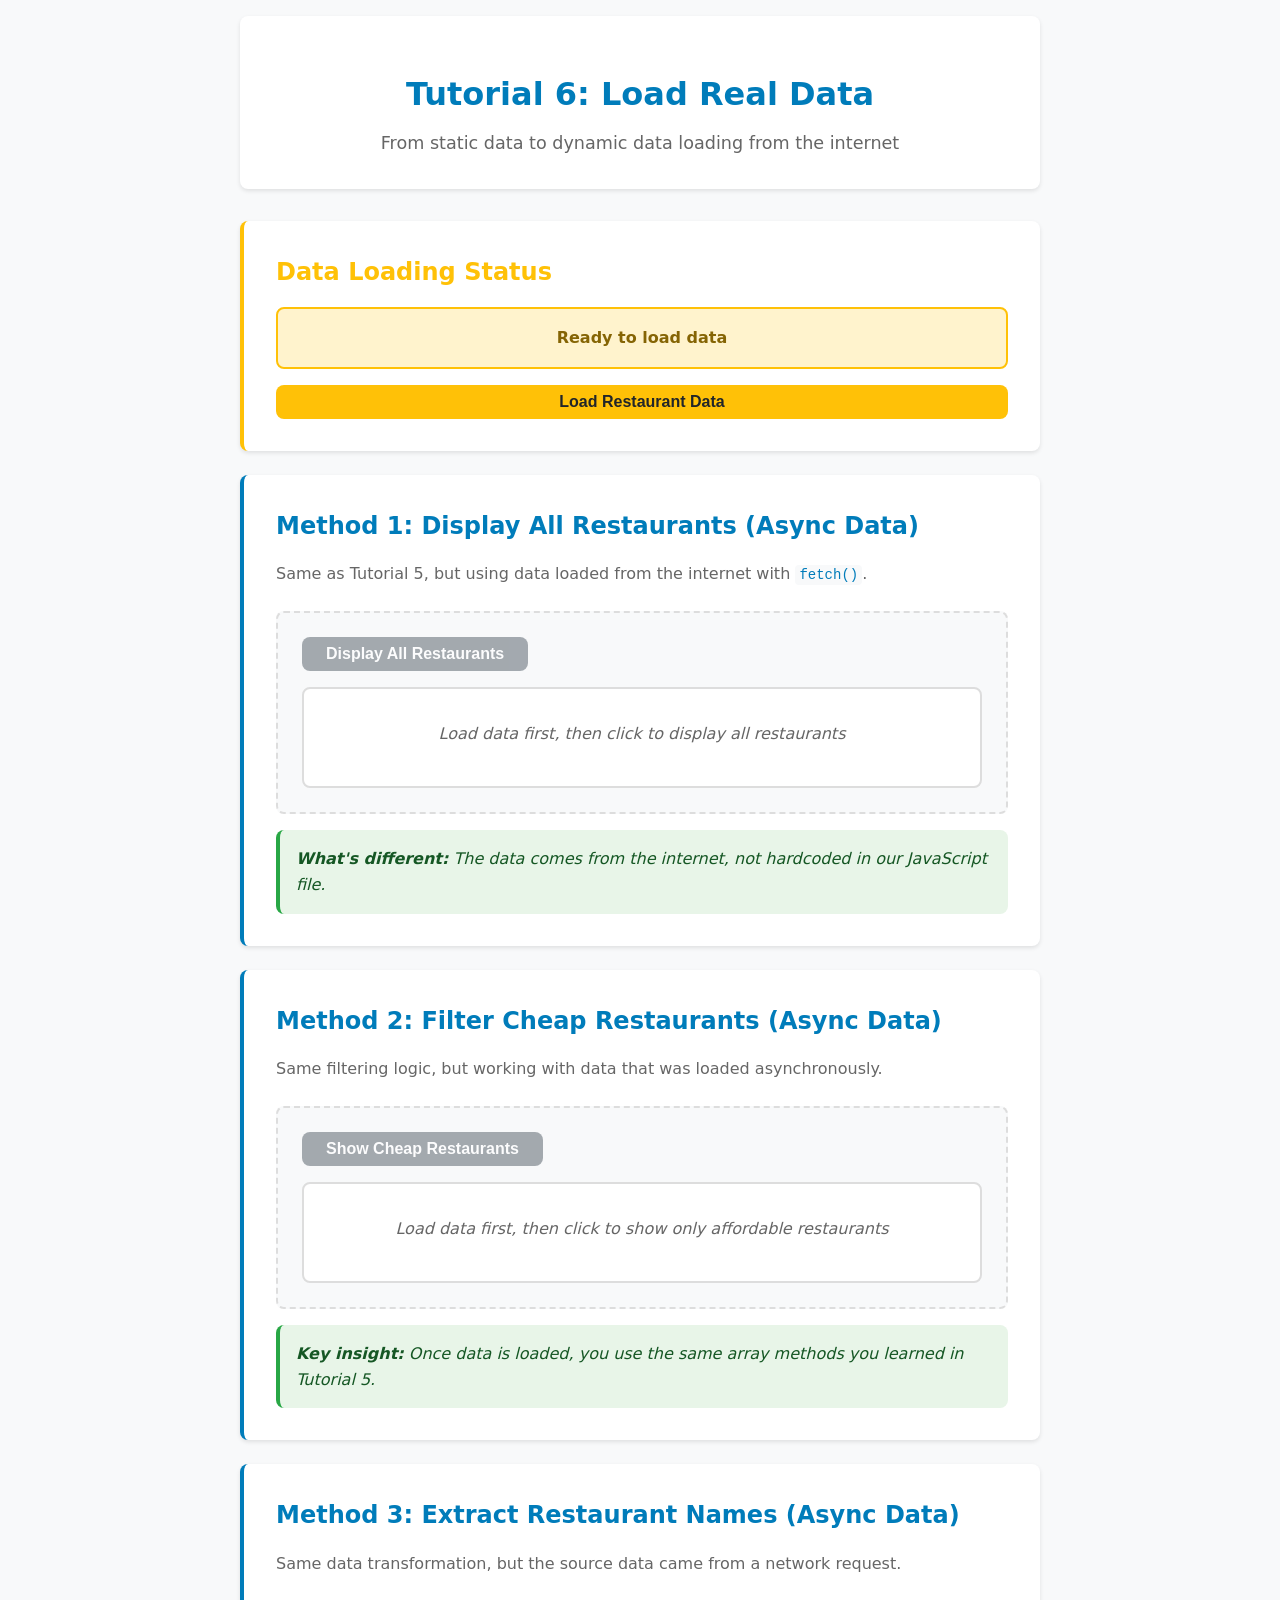
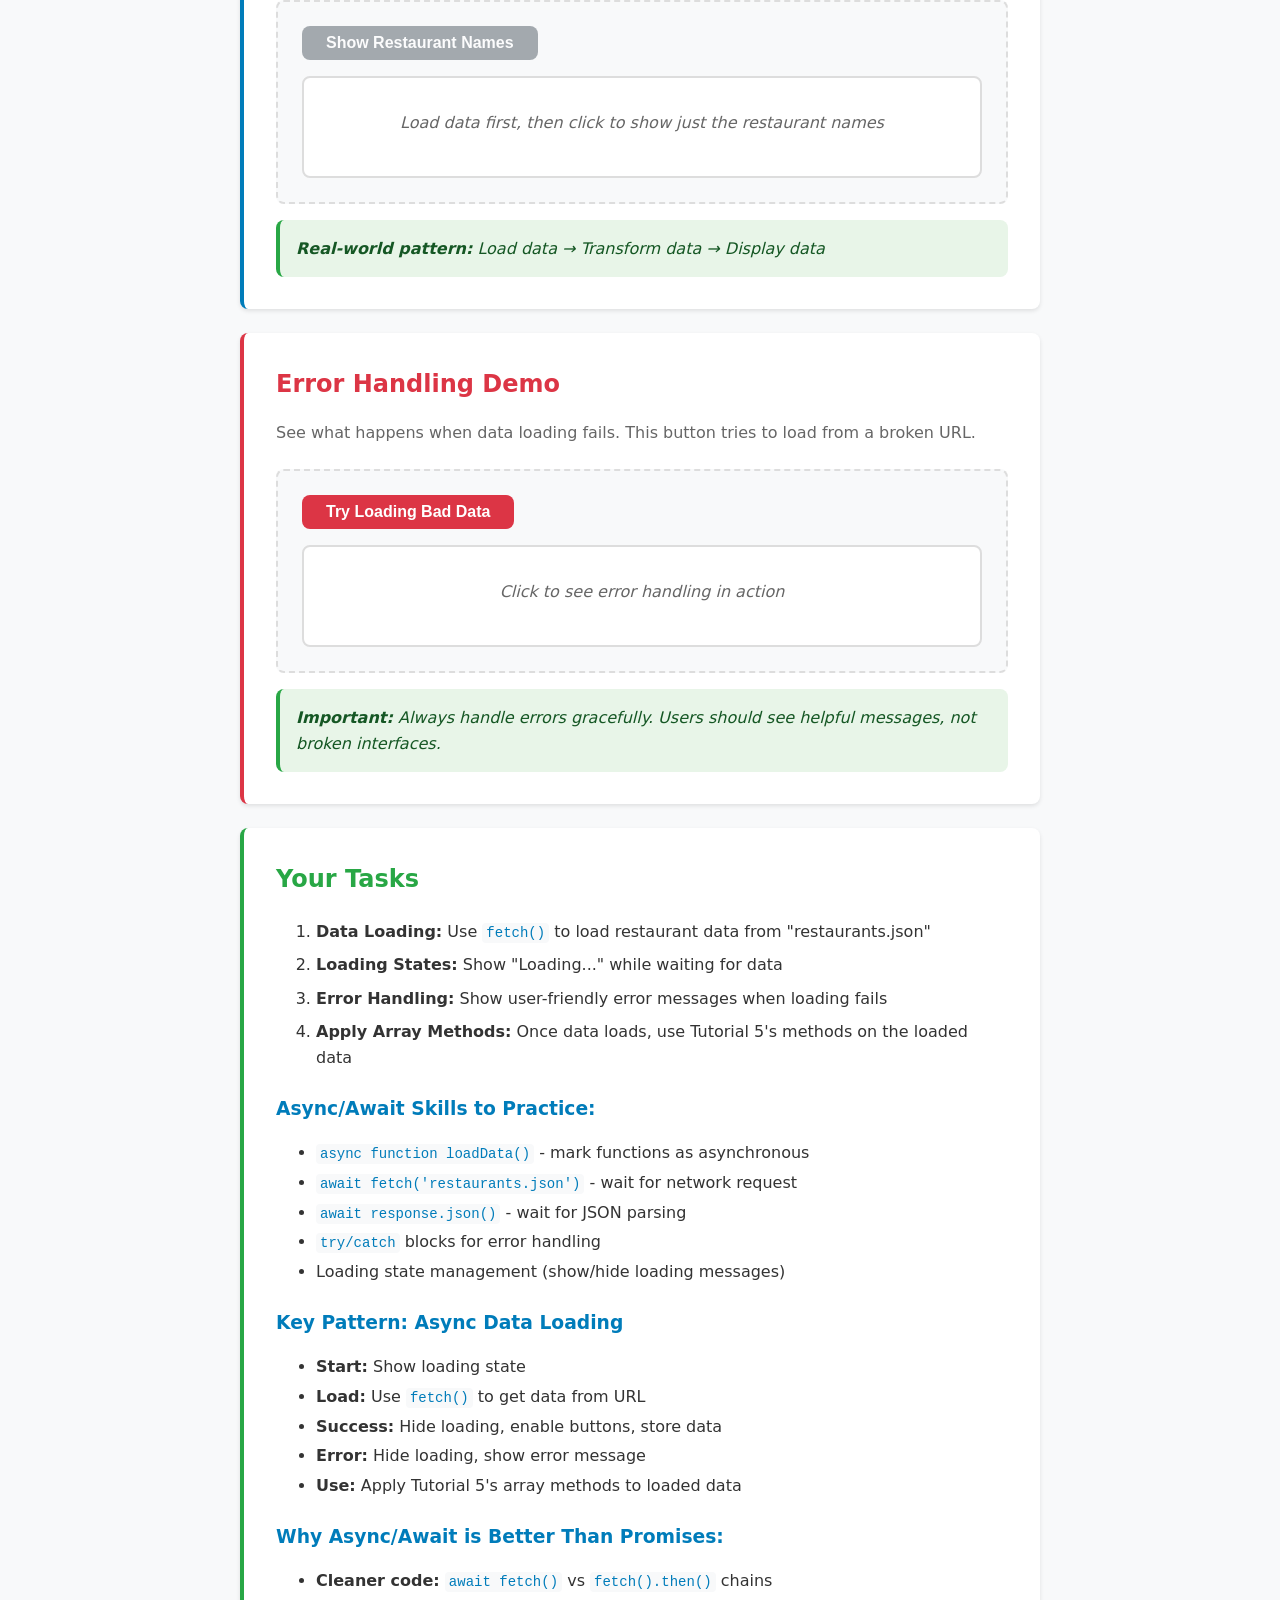
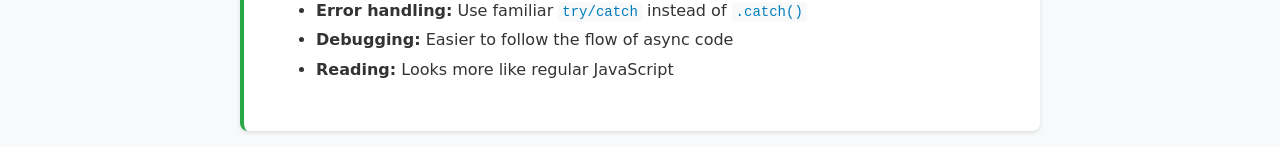
<file: index.html>
<!DOCTYPE html>
<html lang="en">
<head>
    <meta charset="UTF-8">
    <meta name="viewport" content="width=device-width, initial-scale=1.0">
    <title>Tutorial 6: Load Real Data</title>
    <link rel="stylesheet" href="style.css">
</head>
<body>
    <div class="container">
        <header>
            <h1>Tutorial 6: Load Real Data</h1>
            <p>From static data to dynamic data loading from the internet</p>
        </header>

        <!-- Loading Status Section -->
        <section class="status-section">
            <h2>Data Loading Status</h2>
            <div id="loading-status" class="status-display">
                <p class="status-message">Ready to load data</p>
            </div>
            <button id="load-data-button" class="load-button">Load Restaurant Data</button>
        </section>

        <!-- Same functionality as Tutorial 5, but with async data -->
        
        <!-- Method 1: forEach with loaded data -->
        <section class="method-section">
            <h2>Method 1: Display All Restaurants (Async Data)</h2>
            <p>Same as Tutorial 5, but using data loaded from the internet with <code>fetch()</code>.</p>
            
            <div class="demo-area">
                <button id="display-button" class="method-button" disabled>Display All Restaurants</button>
                <div id="restaurant-list" class="result-area">
                    <p class="placeholder">Load data first, then click to display all restaurants</p>
                </div>
            </div>
            
            <div class="explanation">
                <p><strong>What's different:</strong> The data comes from the internet, not hardcoded in our JavaScript file.</p>
            </div>
        </section>

        <!-- Method 2: filter with loaded data -->
        <section class="method-section">
            <h2>Method 2: Filter Cheap Restaurants (Async Data)</h2>
            <p>Same filtering logic, but working with data that was loaded asynchronously.</p>
            
            <div class="demo-area">
                <button id="filter-button" class="method-button" disabled>Show Cheap Restaurants</button>
                <div id="filtered-list" class="result-area">
                    <p class="placeholder">Load data first, then click to show only affordable restaurants</p>
                </div>
            </div>
            
            <div class="explanation">
                <p><strong>Key insight:</strong> Once data is loaded, you use the same array methods you learned in Tutorial 5.</p>
            </div>
        </section>

        <!-- Method 3: map with loaded data -->
        <section class="method-section">
            <h2>Method 3: Extract Restaurant Names (Async Data)</h2>
            <p>Same data transformation, but the source data came from a network request.</p>
            
            <div class="demo-area">
                <button id="map-button" class="method-button" disabled>Show Restaurant Names</button>
                <div id="mapped-list" class="result-area">
                    <p class="placeholder">Load data first, then click to show just the restaurant names</p>
                </div>
            </div>
            
            <div class="explanation">
                <p><strong>Real-world pattern:</strong> Load data → Transform data → Display data</p>
            </div>
        </section>

        <!-- Error Handling Demo -->
        <section class="method-section error-demo">
            <h2>Error Handling Demo</h2>
            <p>See what happens when data loading fails. This button tries to load from a broken URL.</p>
            
            <div class="demo-area">
                <button id="error-button" class="error-button">Try Loading Bad Data</button>
                <div id="error-display" class="result-area">
                    <p class="placeholder">Click to see error handling in action</p>
                </div>
            </div>
            
            <div class="explanation">
                <p><strong>Important:</strong> Always handle errors gracefully. Users should see helpful messages, not broken interfaces.</p>
            </div>
        </section>

        <!-- Tutorial Instructions -->
        <section class="tutorial-instructions">
            <h2>Your Tasks</h2>
            <ol>
                <li><strong>Data Loading:</strong> Use <code>fetch()</code> to load restaurant data from "restaurants.json"</li>
                <li><strong>Loading States:</strong> Show "Loading..." while waiting for data</li>
                <li><strong>Error Handling:</strong> Show user-friendly error messages when loading fails</li>
                <li><strong>Apply Array Methods:</strong> Once data loads, use Tutorial 5's methods on the loaded data</li>
            </ol>
            
            <h3>Async/Await Skills to Practice:</h3>
            <ul>
                <li><code>async function loadData()</code> - mark functions as asynchronous</li>
                <li><code>await fetch('restaurants.json')</code> - wait for network request</li>
                <li><code>await response.json()</code> - wait for JSON parsing</li>
                <li><code>try/catch</code> blocks for error handling</li>
                <li>Loading state management (show/hide loading messages)</li>
            </ul>
            
            <h3>Key Pattern: Async Data Loading</h3>
            <ul>
                <li><strong>Start:</strong> Show loading state</li>
                <li><strong>Load:</strong> Use <code>fetch()</code> to get data from URL</li>
                <li><strong>Success:</strong> Hide loading, enable buttons, store data</li>
                <li><strong>Error:</strong> Hide loading, show error message</li>
                <li><strong>Use:</strong> Apply Tutorial 5's array methods to loaded data</li>
            </ul>
            
            <h3>Why Async/Await is Better Than Promises:</h3>
            <ul>
                <li><strong>Cleaner code:</strong> <code>await fetch()</code> vs <code>fetch().then()</code> chains</li>
                <li><strong>Error handling:</strong> Use familiar <code>try/catch</code> instead of <code>.catch()</code></li>
                <li><strong>Debugging:</strong> Easier to follow the flow of async code</li>
                <li><strong>Reading:</strong> Looks more like regular JavaScript</li>
            </ul>
        </section>
    </div>

    <script src="script.js"></script>
</body>
</html>
</file>
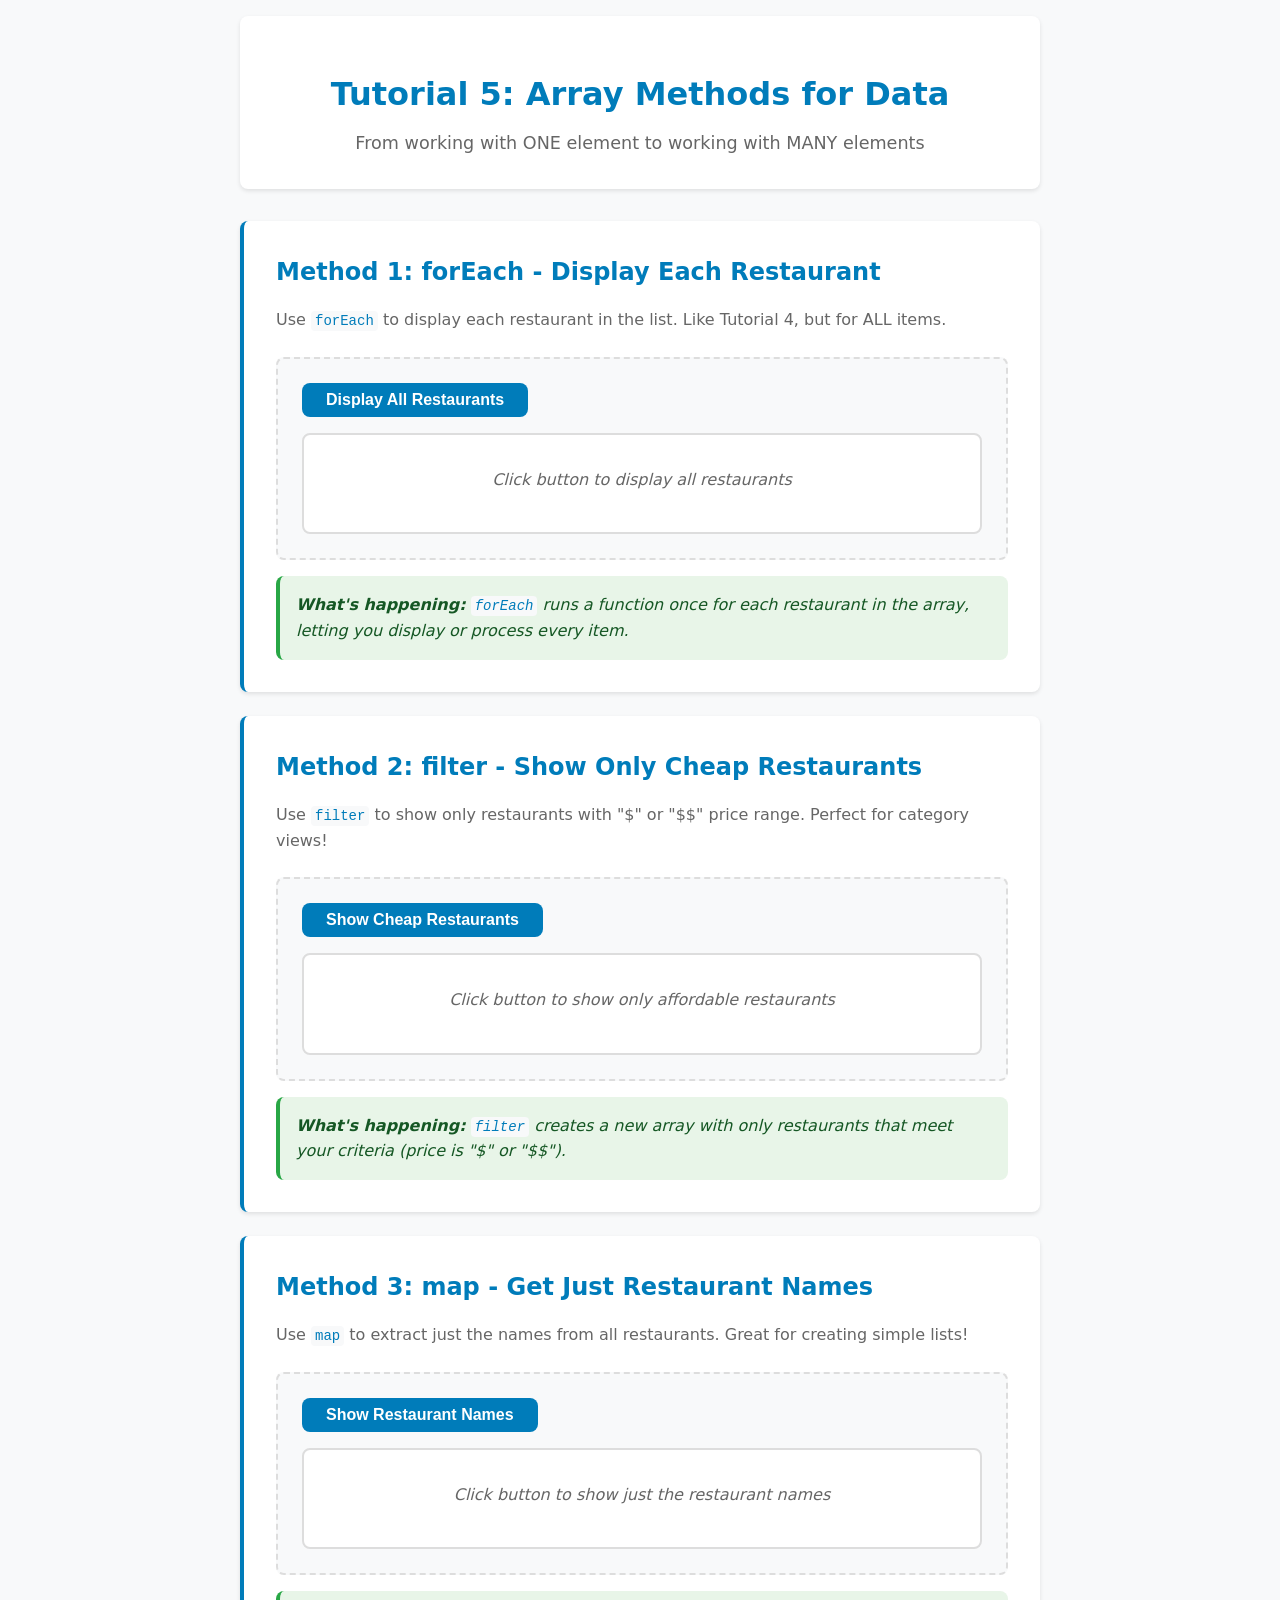
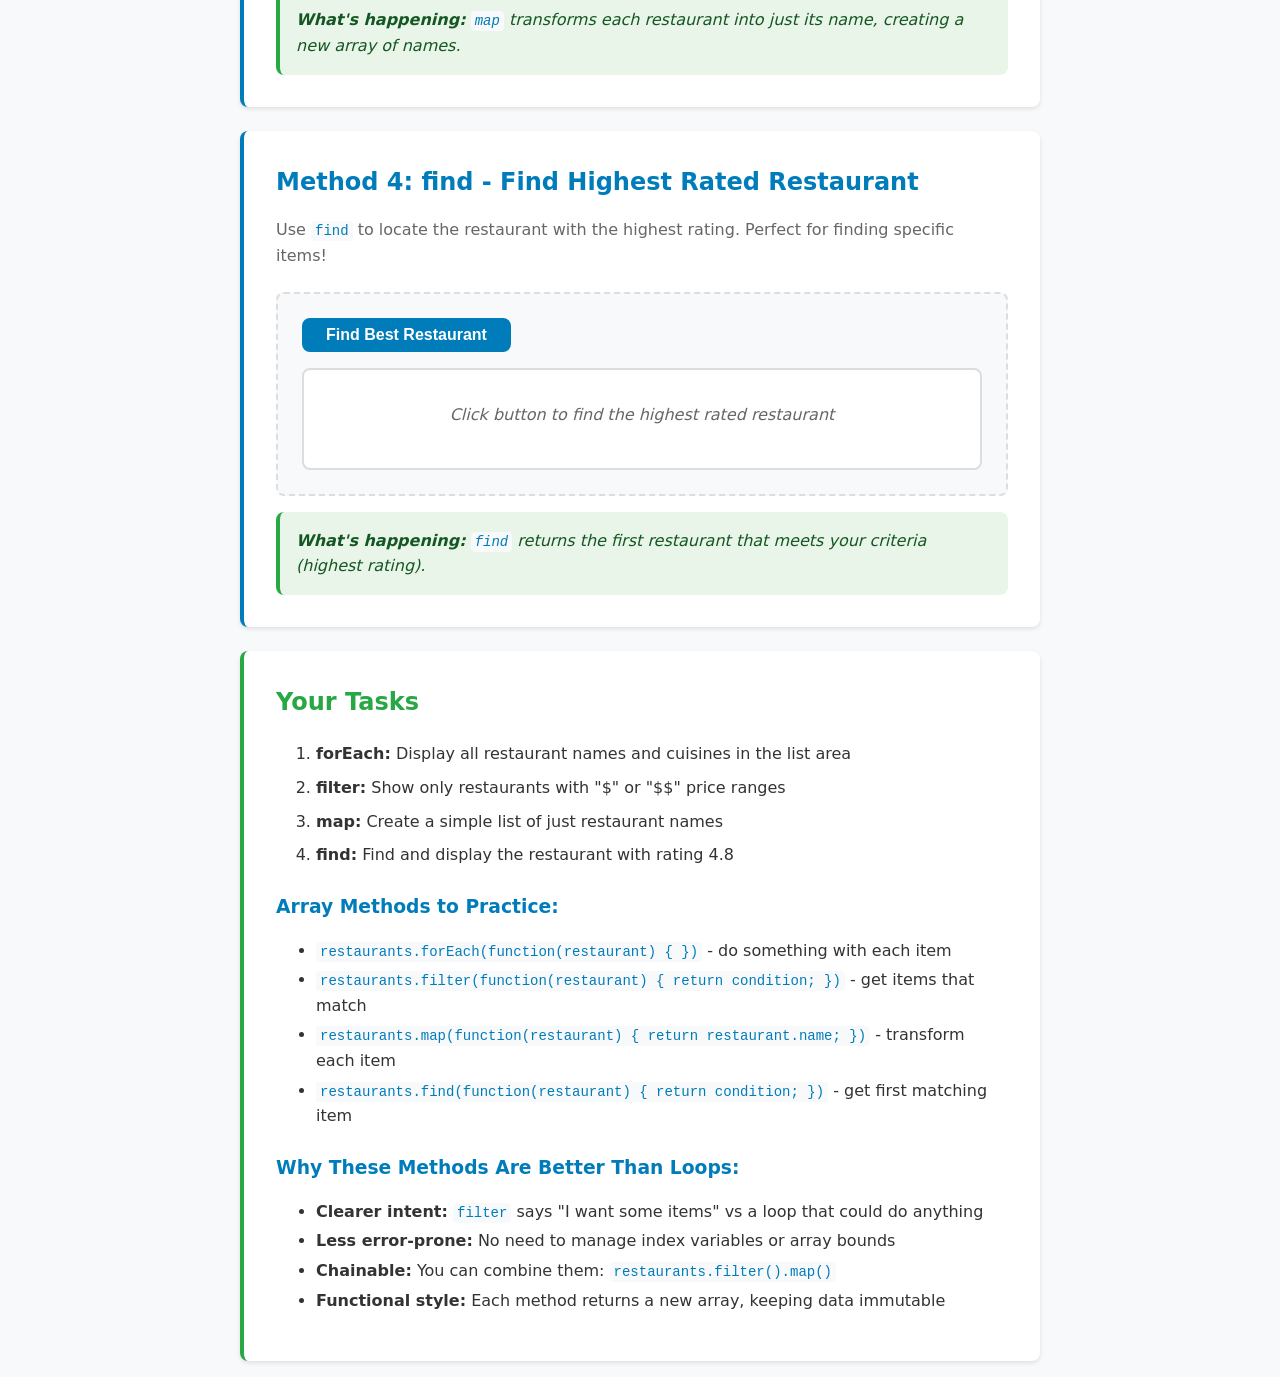
<file: Homework5/index.html>
<!DOCTYPE html>
<html lang="en">
<head>
    <meta charset="UTF-8">
    <meta name="viewport" content="width=device-width, initial-scale=1.0">
    <title>Tutorial 5: Array Methods for Data</title>
    <link rel="stylesheet" href="style.css">
</head>
<body>
    <div class="container">
        <header>
            <h1>Tutorial 5: Array Methods for Data</h1>
            <p>From working with ONE element to working with MANY elements</p>
        </header>

        <!-- Method 1: forEach - Do something to each item -->
        <section class="method-section">
            <h2>Method 1: forEach - Display Each Restaurant</h2>
            <p>Use <code>forEach</code> to display each restaurant in the list. Like Tutorial 4, but for ALL items.</p>
            
            <div class="demo-area">
                <button id="display-button" class="method-button">Display All Restaurants</button>
                <div id="restaurant-list" class="result-area">
                    <p class="placeholder">Click button to display all restaurants</p>
                </div>
            </div>
            
            <div class="explanation">
                <p><strong>What's happening:</strong> <code>forEach</code> runs a function once for each restaurant in the array, letting you display or process every item.</p>
            </div>
        </section>

        <!-- Method 2: filter - Show only items that match criteria -->
        <section class="method-section">
            <h2>Method 2: filter - Show Only Cheap Restaurants</h2>
            <p>Use <code>filter</code> to show only restaurants with "$" or "$$" price range. Perfect for category views!</p>
            
            <div class="demo-area">
                <button id="filter-button" class="method-button">Show Cheap Restaurants</button>
                <div id="filtered-list" class="result-area">
                    <p class="placeholder">Click button to show only affordable restaurants</p>
                </div>
            </div>
            
            <div class="explanation">
                <p><strong>What's happening:</strong> <code>filter</code> creates a new array with only restaurants that meet your criteria (price is "$" or "$$").</p>
            </div>
        </section>

        <!-- Method 3: map - Transform data to get specific information -->
        <section class="method-section">
            <h2>Method 3: map - Get Just Restaurant Names</h2>
            <p>Use <code>map</code> to extract just the names from all restaurants. Great for creating simple lists!</p>
            
            <div class="demo-area">
                <button id="map-button" class="method-button">Show Restaurant Names</button>
                <div id="mapped-list" class="result-area">
                    <p class="placeholder">Click button to show just the restaurant names</p>
                </div>
            </div>
            
            <div class="explanation">
                <p><strong>What's happening:</strong> <code>map</code> transforms each restaurant into just its name, creating a new array of names.</p>
            </div>
        </section>

        <!-- Method 4: find - Get one specific item -->
        <section class="method-section">
            <h2>Method 4: find - Find Highest Rated Restaurant</h2>
            <p>Use <code>find</code> to locate the restaurant with the highest rating. Perfect for finding specific items!</p>
            
            <div class="demo-area">
                <button id="find-button" class="method-button">Find Best Restaurant</button>
                <div id="found-item" class="result-area">
                    <p class="placeholder">Click button to find the highest rated restaurant</p>
                </div>
            </div>
            
            <div class="explanation">
                <p><strong>What's happening:</strong> <code>find</code> returns the first restaurant that meets your criteria (highest rating).</p>
            </div>
        </section>

        <!-- Tutorial Instructions -->
        <section class="tutorial-instructions">
            <h2>Your Tasks</h2>
            <ol>
                <li><strong>forEach:</strong> Display all restaurant names and cuisines in the list area</li>
                <li><strong>filter:</strong> Show only restaurants with "$" or "$$" price ranges</li>
                <li><strong>map:</strong> Create a simple list of just restaurant names</li>
                <li><strong>find:</strong> Find and display the restaurant with rating 4.8</li>
            </ol>
            
            <h3>Array Methods to Practice:</h3>
            <ul>
                <li><code>restaurants.forEach(function(restaurant) { })</code> - do something with each item</li>
                <li><code>restaurants.filter(function(restaurant) { return condition; })</code> - get items that match</li>
                <li><code>restaurants.map(function(restaurant) { return restaurant.name; })</code> - transform each item</li>
                <li><code>restaurants.find(function(restaurant) { return condition; })</code> - get first matching item</li>
            </ul>
            
            <h3>Why These Methods Are Better Than Loops:</h3>
            <ul>
                <li><strong>Clearer intent:</strong> <code>filter</code> says "I want some items" vs a loop that could do anything</li>
                <li><strong>Less error-prone:</strong> No need to manage index variables or array bounds</li>
                <li><strong>Chainable:</strong> You can combine them: <code>restaurants.filter().map()</code></li>
                <li><strong>Functional style:</strong> Each method returns a new array, keeping data immutable</li>
            </ul>
        </section>
    </div>

    <script src="script.js" defer></script>
</body>
</html>
</file>
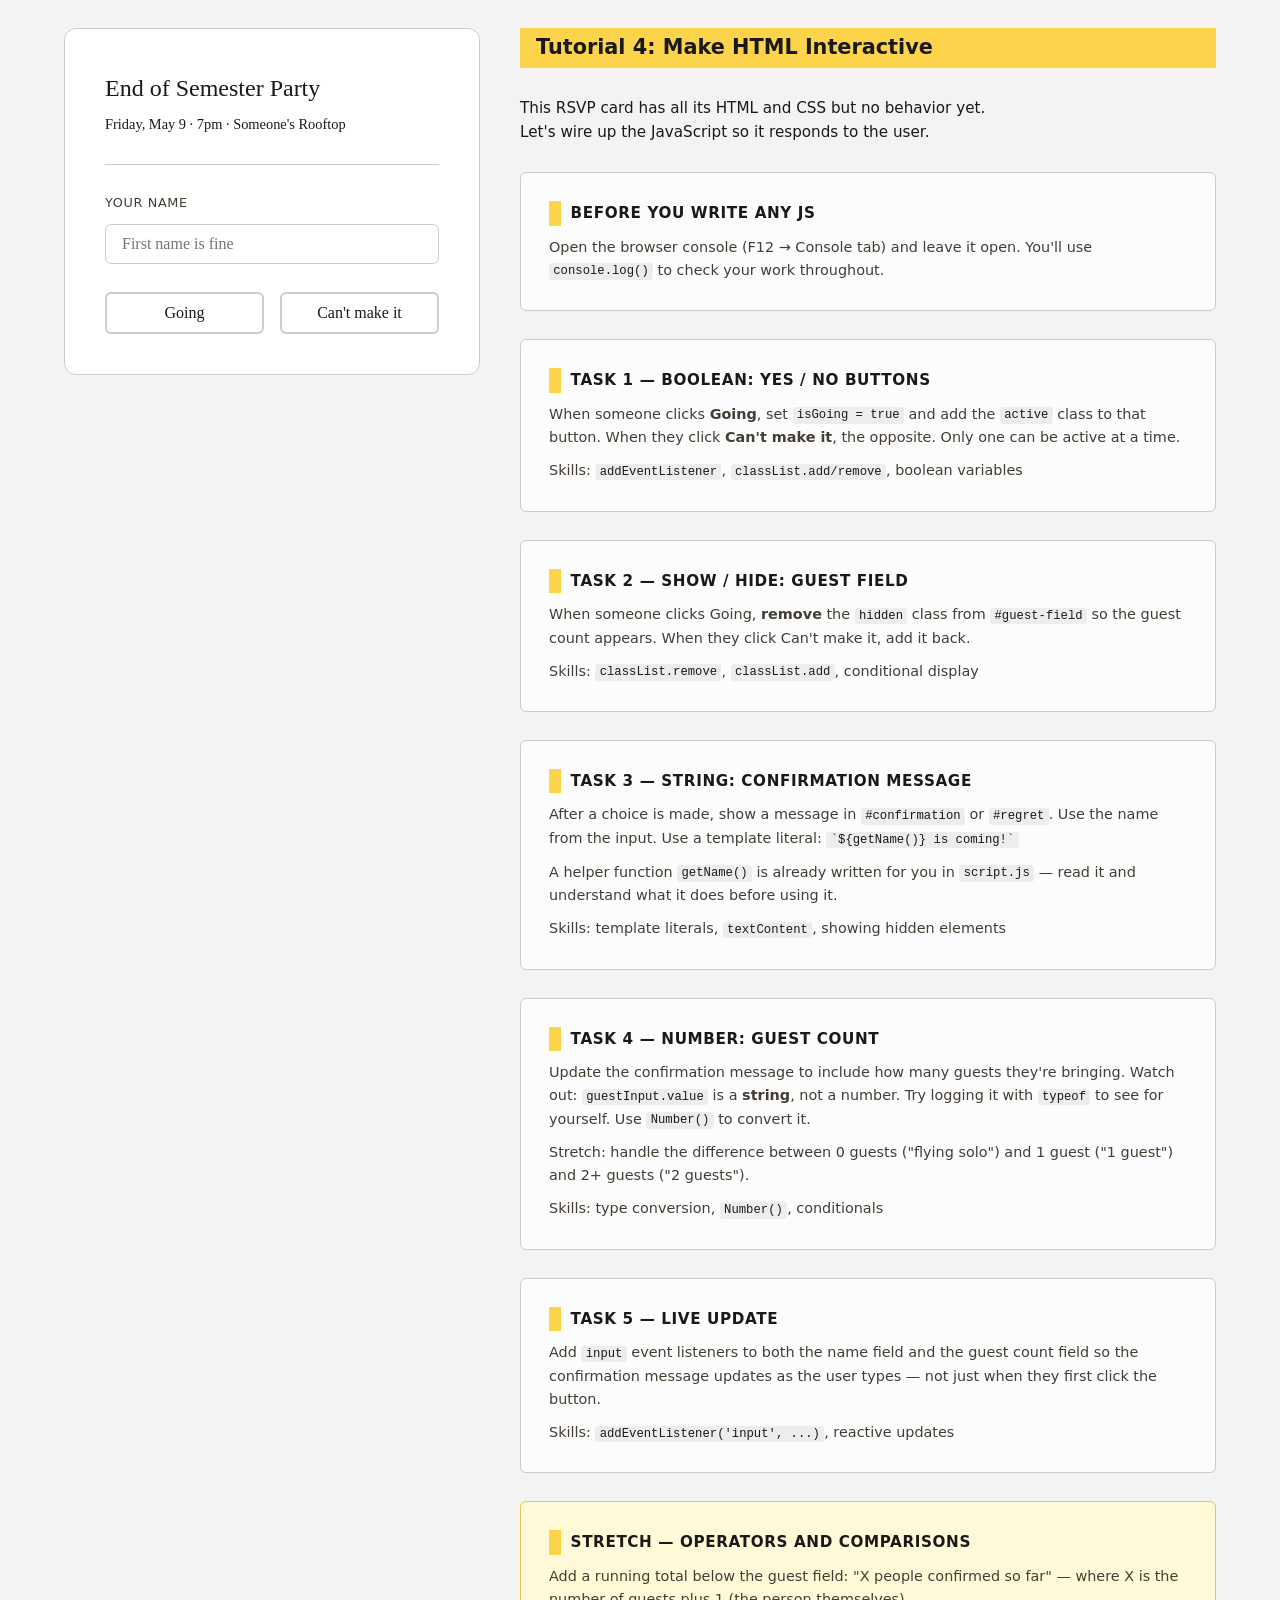
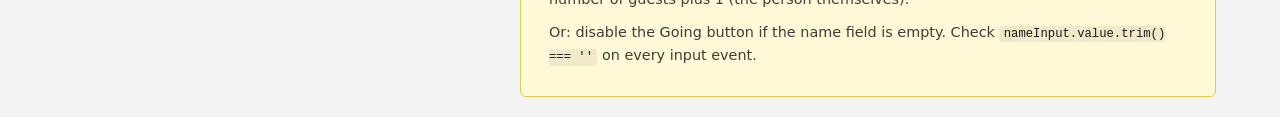
<file: tutorial_4/index.html>
<!DOCTYPE html>
<html lang="en">
<head>
  <meta charset="UTF-8">
  <meta name="viewport" content="width=device-width, initial-scale=1.0">
  <title>Tutorial 4: JavaScript Fundamentals</title>
  <link rel="stylesheet" href="style.css">
</head>
<body>

  <div class="page">

    <!-- ── left: the RSVP card ──────────────────────────────── -->
    <div class="card" id="rsvp-card">

      <div class="event-header">
        <h1 class="event-title">End of Semester Party</h1>
        <p class="event-meta">Friday, May 9 &middot; 7pm &middot; Someone's Rooftop</p>
      </div>

      <!-- string: name -->
      <div class="field">
        <label for="name-input">Your name</label>
        <input type="text" id="name-input" placeholder="First name is fine">
      </div>

      <!-- boolean: going or not -->
      <div class="rsvp-buttons">
        <button class="btn btn-yes" id="btn-yes">Going</button>
        <button class="btn btn-no"  id="btn-no">Can't make it</button>
      </div>

      <!-- number: guest count, hidden until yes -->
      <div class="guest-field hidden" id="guest-field">
        <label for="guest-input">Bringing anyone?</label>
        <input type="number" id="guest-input" value="0" min="0" max="10">
        <!-- 
          Note: type="number" still gives you a STRING from .value
          You have to convert it. We'll see this below.
        -->
      </div>

      <!-- confirmation messages, hidden until a choice is made -->
      <div class="confirmation hidden" id="confirmation"></div>
      <div class="regret     hidden" id="regret"></div>

    </div>

    <!-- ── right: tasks panel ───────────────────────────────── -->
    <aside class="tasks-panel">

      <h2>Tutorial 4: Make HTML Interactive</h2>
      <p class="intro">
        This RSVP card has all its HTML and CSS but no behavior yet. <br />
        Let's wire up the JavaScript so it responds to the user.
      </p>

      <div class="task-group">
        <h3>Before you write any JS</h3>
        <p>Open the browser console (F12 → Console tab) and leave it open. 
           You'll use <code>console.log()</code> to check your work throughout.</p>
      </div>

      <div class="task-group">
        <h3>Task 1 — Boolean: Yes / No buttons</h3>
        <p>
          When someone clicks <strong>Going</strong>, set <code>isGoing = true</code>
          and add the <code>active</code> class to that button.
          When they click <strong>Can't make it</strong>, the opposite.
          Only one can be active at a time.
        </p>
        <p>Skills: <code>addEventListener</code>, <code>classList.add/remove</code>, boolean variables</p>
      </div>

      <div class="task-group">
        <h3>Task 2 — Show / hide: guest field</h3>
        <p>
          When someone clicks Going, <strong>remove</strong> the <code>hidden</code> class
          from <code>#guest-field</code> so the guest count appears.
          When they click Can't make it, add it back.
        </p>
        <p>Skills: <code>classList.remove</code>, <code>classList.add</code>, conditional display</p>
      </div>

      <div class="task-group">
        <h3>Task 3 — String: confirmation message</h3>
        <p>
          After a choice is made, show a message in <code>#confirmation</code> or 
          <code>#regret</code>. Use the name from the input.
          Use a template literal: <code>`${getName()} is coming!`</code>
        </p>
        <p>
          A helper function <code>getName()</code> is already written for you in 
          <code>script.js</code> — read it and understand what it does before using it.
        </p>
        <p>Skills: template literals, <code>textContent</code>, showing hidden elements</p>
      </div>

      <div class="task-group">
        <h3>Task 4 — Number: guest count</h3>
        <p>
          Update the confirmation message to include how many guests they're bringing.
          Watch out: <code>guestInput.value</code> is a <strong>string</strong>, not a number.
          Try logging it with <code>typeof</code> to see for yourself.
          Use <code>Number()</code> to convert it.
        </p>
        <p>
          Stretch: handle the difference between 0 guests ("flying solo") and 
          1 guest ("1 guest") and 2+ guests ("2 guests").
        </p>
        <p>Skills: type conversion, <code>Number()</code>, conditionals</p>
      </div>

      <div class="task-group">
        <h3>Task 5 — Live update</h3>
        <p>
          Add <code>input</code> event listeners to both the name field and the guest
          count field so the confirmation message updates as the user types —
          not just when they first click the button.
        </p>
        <p>Skills: <code>addEventListener('input', ...)</code>, reactive updates</p>
      </div>

      <div class="task-group task-stretch">
        <h3>Stretch — Operators and comparisons</h3>
        <p>
          Add a running total below the guest field: 
          "X people confirmed so far" — where X is the number of guests plus 1 (the person themselves).
        </p>
        <p>
          Or: disable the Going button if the name field is empty.
          Check <code>nameInput.value.trim() === ''</code> on every input event.
        </p>
      </div>

    </aside>

  </div>

  <script src="script.js"></script>
</body>
</html>
</file>
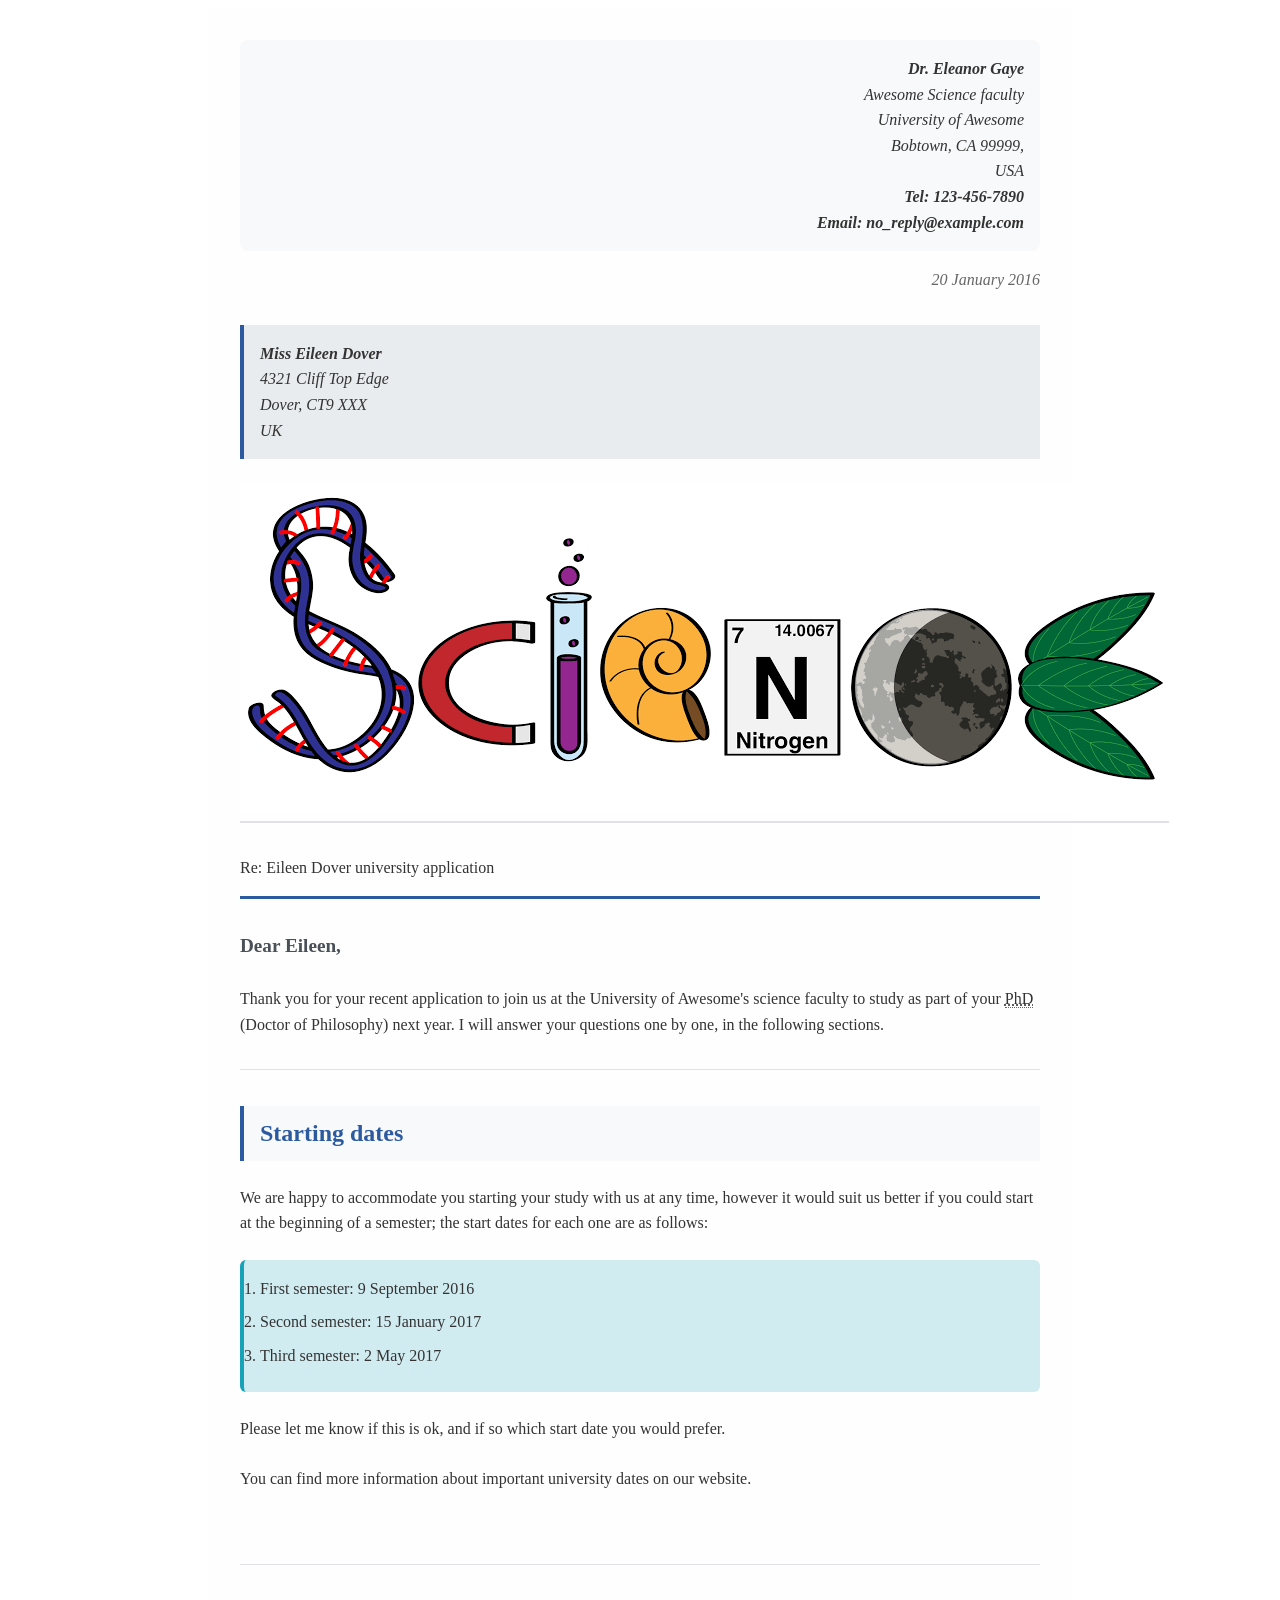
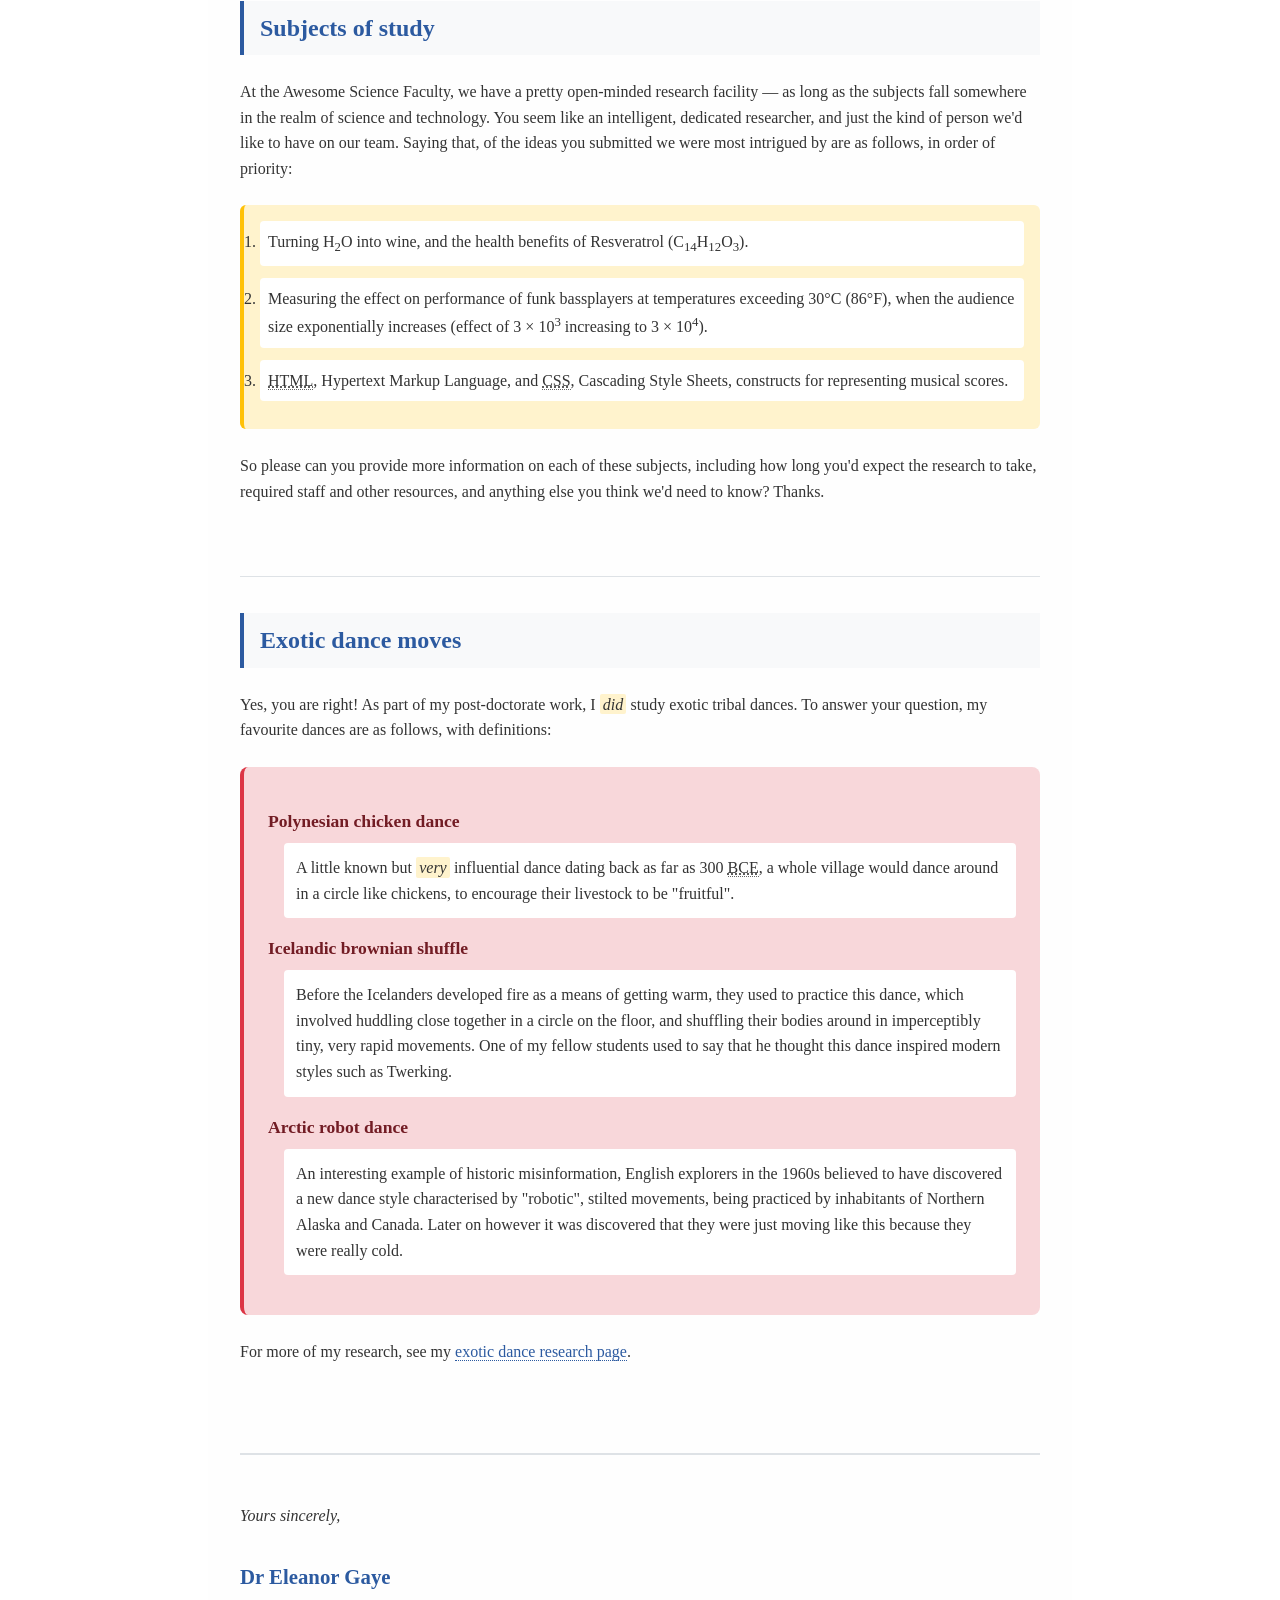
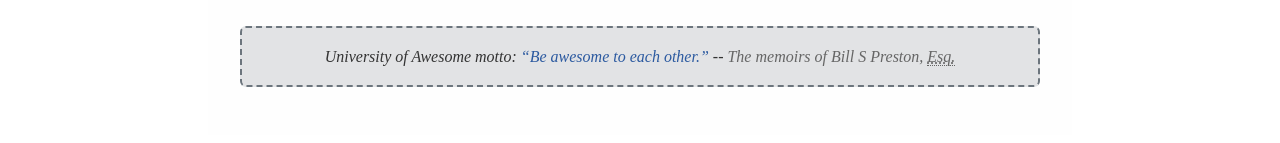
<file: tutorial_1.html>
<!doctype html>
<html lang="en-US">
<head>
    <meta charset="utf-8">
    <meta name="author" content="Dr. Eleanor Gaye">
    <title>Awesome science application correspondence</title>
    <link href="tutorial_1_letter_styles.css" rel="stylesheet">
</head>

<body>
    <article class="letter-document">

        <header class="letter-header">
            <address class="sender-info">
                <strong>Dr. Eleanor Gaye</strong><br>
                Awesome Science faculty<br>
                University of Awesome<br>
                Bobtown, CA 99999,<br>
                USA<br>
                <strong>Tel: 123-456-7890</strong><br>
                <strong>Email: no_reply@example.com</strong>
            </address>

            <p class="letter-date">
                <time datetime="2016-01-20">20 January 2016</time>
            </p>

            <address class="recipient-info">
                <strong>Miss Eileen Dover</strong><br>
                4321 Cliff Top Edge<br>
                Dover, CT9 XXX<br>
                UK
            </address>
            <img src="Science.png" alt="Science is Fun"
            
            <h1 class="letter-subject">Re: Eileen Dover university application</h1>
        </header>

        <p class="letter-greeting letter-paragraph">Dear Eileen,</p>

        <p class="letter-paragraph">
            Thank you for your recent application to join us at the University of Awesome's science faculty to study as part of your <abbr class="abbreviation" title="Doctor of Philosophy">PhD</abbr> (Doctor of Philosophy) next year. I will answer your questions one by one, in the following sections.
        </p>

        <section class="content-section">
            <h2 class="section-heading">Starting dates</h2>

            <p class="letter-paragraph">
                We are happy to accommodate you starting your study with us at any time, however it would suit us better if you could start at the beginning of a semester; the start dates for each one are as follows:
            </p>

            <ol class="semester-dates">
                <li>First semester: <time datetime="2016-09-09">9 September 2016</time></li>
                <li>Second semester: <time datetime="2017-01-15">15 January 2017</time></li>
                <li>Third semester: <time datetime="2017-05-02">2 May 2017</time></li>
            </ol>

            <p class="letter-paragraph">
                Please let me know if this is ok, and if so which start date you would prefer.
            </p>

            <p class="letter-paragraph">
                You can find more information about important university dates on our website.
            </p>
        </section>

        <section class="content-section">
            <h2 class="section-heading">Subjects of study</h2>

            <p class="letter-paragraph">
                At the Awesome Science Faculty, we have a pretty open-minded research facility — as long as the subjects fall somewhere in the realm of science and technology. You seem like an intelligent, dedicated researcher, and just the kind of person we'd like to have on our team. Saying that, of the ideas you submitted we were most intrigued by are as follows, in order of priority:
            </p>

            <ol class="priority-list">
                <li>
                    Turning H<sub class="subscript">2</sub>O into wine, and the health benefits of Resveratrol (C<sub class="subscript">14</sub>H<sub class="subscript">12</sub>O<sub class="subscript">3</sub>).
                </li>
                <li>
                    Measuring the effect on performance of funk bassplayers at temperatures exceeding 30°C (86°F), when the audience size exponentially increases (effect of 3 × 10<sup class="superscript">3</sup> increasing to 3 × 10<sup class="superscript">4</sup>).
                </li>
                <li>
                    <abbr class="abbreviation" title="Hypertext Markup Language">HTML</abbr>, Hypertext Markup Language, and <abbr class="abbreviation" title="Cascading Style Sheets">CSS</abbr>, Cascading Style Sheets, constructs for representing musical scores.
                </li>
            </ol>

            <p class="letter-paragraph">
                So please can you provide more information on each of these subjects, including how long you'd expect the research to take, required staff and other resources, and anything else you think we'd need to know? Thanks.
            </p>
        </section>

        <section class="content-section">
            <h2 class="section-heading">Exotic dance moves</h2>

            <p class="letter-paragraph">
                Yes, you are right! As part of my post-doctorate work, I <em class="emphasis">did</em> study exotic tribal dances. To answer your question, my favourite dances are as follows, with definitions:
            </p>

            <dl class="dance-definitions">
                <dt class="dance-term">Polynesian chicken dance</dt>
                <dd class="dance-definition">
                    A little known but <em class="emphasis">very</em> influential dance dating back as far as 300 <abbr class="abbreviation" title="Before Common Era">BCE</abbr>, a whole village would dance around in a circle like chickens, to encourage their livestock to be "fruitful".
                </dd>

                <dt class="dance-term">Icelandic brownian shuffle</dt>
                <dd class="dance-definition">
                    Before the Icelanders developed fire as a means of getting warm, they used to practice this dance, which involved huddling close together in a circle on the floor, and shuffling their bodies around in imperceptibly tiny, very rapid movements. One of my fellow students used to say that he thought this dance inspired modern styles such as Twerking.
                </dd>

                <dt class="dance-term">Arctic robot dance</dt>
                <dd class="dance-definition">
                    An interesting example of historic misinformation, English explorers in the 1960s believed to have discovered a new dance style characterised by "robotic", stilted movements, being practiced by inhabitants of Northern Alaska and Canada. Later on however it was discovered that they were just moving like this because they were really cold.
                </dd>
            </dl>

            <p class="letter-paragraph">
                For more of my research, see my
                <a class="letter-link" href="http://www.example.com" aria-label="Dr Gaye's exotic dance research">exotic dance research page</a>.
            </p>
        </section>

        <footer class="letter-closing">
            <p class="closing-phrase">Yours sincerely,</p>

            <p class="signature">Dr Eleanor Gaye</p>

            <p class="university-motto">
                University of Awesome motto:
                <q class="inline-quote">Be awesome to each other.</q>
                --
                <cite class="citation">The memoirs of Bill S Preston, <abbr class="abbreviation" title="Esquire">Esq.</abbr></cite>
            </p>
        </footer>

    </article>
</body>
</html>
</file>
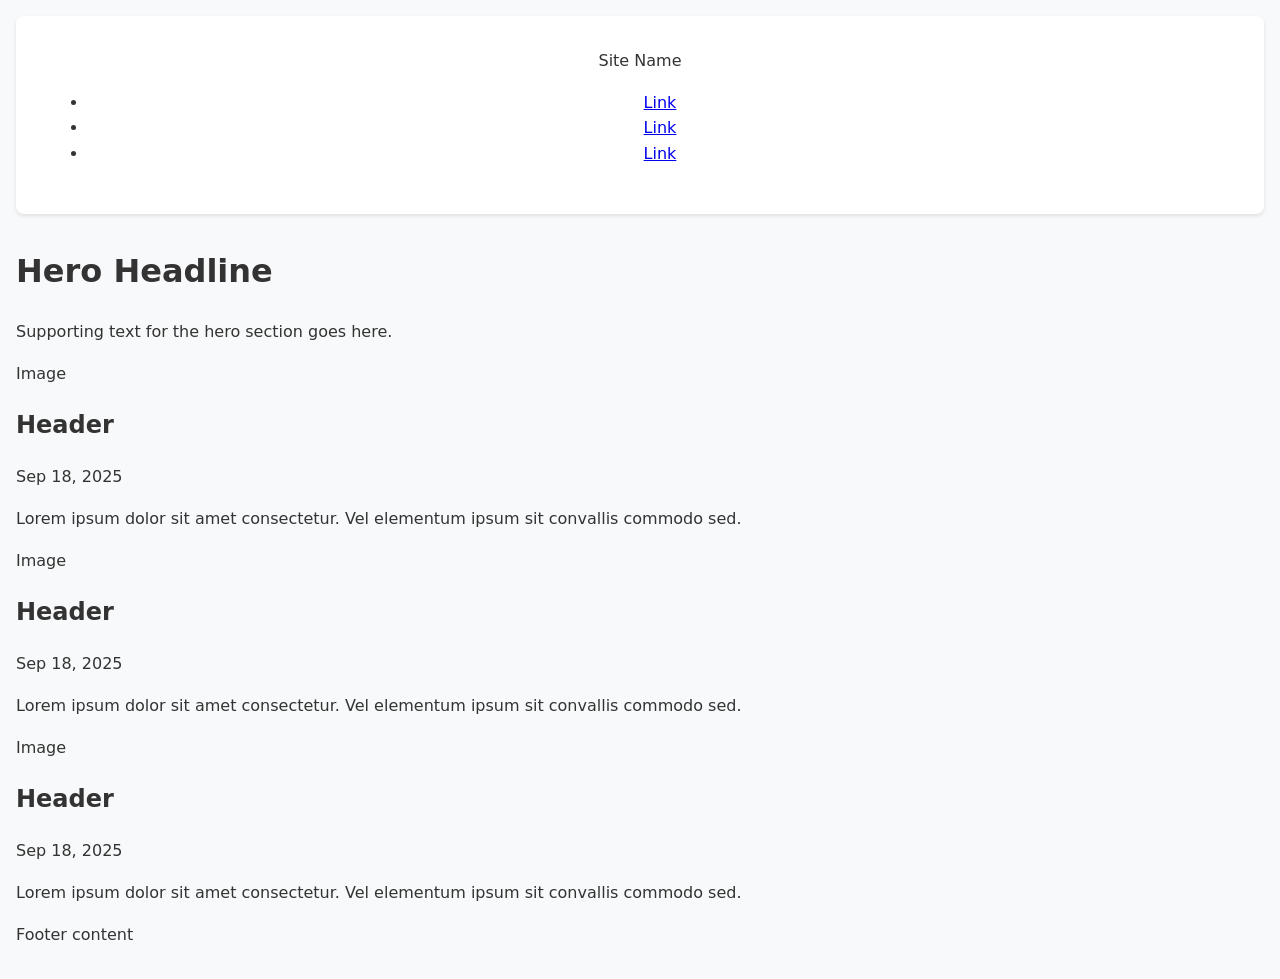
<file: tutorial_2.html>
<!DOCTYPE html>
<html lang="en">
<head>
  <meta charset="UTF-8">
  <meta name="viewport" content="width=device-width, initial-scale=1.0">
  <title>Tutorial 3: Grid Layout</title>
  <link rel="stylesheet" href="style.css">
</head>
<body class="page-layout">
  <header class="site-header">
    <nav class="header-nav">
      <!-- Style this flexible nav component -->
      <span class="logo">Site Name</span>
      <ul class="nav-links">
        <li><a href="#">Link</a></li>
        <li><a href="#">Link</a></li>
        <li><a href="#">Link</a></li>
      </ul>
    </nav>
  </header>
  <main class="hero-section">
    <h1>Hero Headline</h1>
    <p>Supporting text for the hero section goes here.</p>
  </main>
  
  <section class="list-section">
    <article class="list-item">
    <div class="component-image">
      <span>Image</span>
    </div>

    <div class="component-content">
      <h2>Header</h2>
      <p class="component-date">Sep 18, 2025</p>
      <p>Lorem ipsum dolor sit amet consectetur. Vel elementum ipsum sit convallis commodo sed.</p>
    </div>
  </article>

  <article class="list-item">
    <div class="component-image">
      <span>Image</span>
    </div>

    <div class="component-content">
      <h2>Header</h2>
      <p class="component-date">Sep 18, 2025</p>
      <p>Lorem ipsum dolor sit amet consectetur. Vel elementum ipsum sit convallis commodo sed.</p>
    </div>
  </article>

  <article class="list-item">
    <div class="component-image">
      <span>Image</span>
    </div>

    <div class="component-content">
      <h2>Header</h2>
      <p class="component-date">Sep 18, 2025</p>
      <p>Lorem ipsum dolor sit amet consectetur. Vel elementum ipsum sit convallis commodo sed.</p>
    </div>
  </article>

  </section>
  
  <footer class="site-footer">
    <p>Footer content</p>
  </footer>
</body>
</html>
</file>
<file: style.css>
/* =====================================================
   TUTORIAL 6: LOAD REAL DATA
   Consistent styling with previous tutorials + async states
   ===================================================== */

/* ROOT VARIABLES */
:root {
    --primary-color: #007cba;
    --secondary-color: #28a745;
    --warning-color: #ffc107;
    --error-color: #dc3545;
    --background-color: #f8f9fa;
    --card-background: #ffffff;
    --text-color: #333;
    --border-color: #ddd;
    --shadow: 0 0.125rem 0.25rem rgba(0, 0, 0, 0.1);
    --border-radius: 0.5rem;
    --spacing-sm: 0.5rem;
    --spacing-md: 1rem;
    --spacing-lg: 1.5rem;
    --spacing-xl: 2rem;
}

/* BASE STYLES */
* {
    box-sizing: border-box;
}

body {
    font-family: system-ui, -apple-system, sans-serif;
    margin: 0;
    padding: var(--spacing-md);
    background: var(--background-color);
    color: var(--text-color);
    line-height: 1.6;
}

.container {
    max-width: 50rem;
    margin: 0 auto;
}

/* HEADER */
header {
    text-align: center;
    margin-bottom: var(--spacing-xl);
    padding: var(--spacing-xl);
    background: var(--card-background);
    border-radius: var(--border-radius);
    box-shadow: var(--shadow);
}

header h1 {
    color: var(--primary-color);
    margin-bottom: var(--spacing-sm);
}

header p {
    color: #666;
    font-size: 1.1rem;
    margin: 0;
}

/* STATUS SECTION - New for Tutorial 6 */
.status-section {
    background: var(--card-background);
    margin-bottom: var(--spacing-lg);
    padding: var(--spacing-xl);
    border-radius: var(--border-radius);
    box-shadow: var(--shadow);
    border-left: 0.25rem solid var(--warning-color);
}

.status-section h2 {
    color: var(--warning-color);
    margin-top: 0;
    margin-bottom: var(--spacing-md);
}

.status-display {
    background: #fff3cd;
    border: 2px solid var(--warning-color);
    border-radius: var(--border-radius);
    padding: var(--spacing-md);
    margin-bottom: var(--spacing-md);
    text-align: center;
}

.status-message {
    margin: 0;
    font-weight: bold;
    color: #856404;
}

/* LOADING STATES */
.status-display.loading {
    background: #cce7ff;
    border-color: var(--primary-color);
    animation: pulse 1.5s ease-in-out infinite;
}

.status-display.loading .status-message {
    color: var(--primary-color);
}

.status-display.success {
    background: #d4edda;
    border-color: var(--secondary-color);
}

.status-display.success .status-message {
    color: #155724;
}

.status-display.error {
    background: #f8d7da;
    border-color: var(--error-color);
}

.status-display.error .status-message {
    color: #721c24;
}

/* PULSE ANIMATION FOR LOADING */
@keyframes pulse {
    0% { opacity: 1; }
    50% { opacity: 0.7; }
    100% { opacity: 1; }
}

/* LOAD BUTTON */
.load-button {
    background: var(--warning-color);
    color: #212529;
    border: none;
    padding: var(--spacing-sm) var(--spacing-lg);
    border-radius: var(--border-radius);
    cursor: pointer;
    font-size: 1rem;
    font-weight: bold;
    transition: all 0.2s ease;
    display: block;
    width: 100%;
}

.load-button:hover {
    background: #e0a800;
    transform: translateY(-1px);
}

.load-button:disabled {
    background: #6c757d;
    cursor: not-allowed;
    transform: none;
}

/* METHOD SECTIONS - Same as Tutorial 5 */
.method-section {
    background: var(--card-background);
    margin-bottom: var(--spacing-lg);
    padding: var(--spacing-xl);
    border-radius: var(--border-radius);
    box-shadow: var(--shadow);
    border-left: 0.25rem solid var(--primary-color);
}

.method-section.error-demo {
    border-left-color: var(--error-color);
}

.method-section h2 {
    color: var(--primary-color);
    margin-top: 0;
    margin-bottom: var(--spacing-sm);
}

.method-section.error-demo h2 {
    color: var(--error-color);
}

.method-section p {
    margin-bottom: var(--spacing-lg);
    color: #666;
}

.method-section code {
    background: #f8f9fa;
    padding: 0.125rem 0.25rem;
    border-radius: 0.25rem;
    font-family: 'Courier New', monospace;
    font-size: 0.875rem;
    color: var(--primary-color);
}

/* DEMO AREAS */
.demo-area {
    background: #f8f9fa;
    padding: var(--spacing-lg);
    border-radius: var(--border-radius);
    border: 2px dashed var(--border-color);
    margin-bottom: var(--spacing-md);
}

/* BUTTONS */
.method-button {
    background: var(--primary-color);
    color: white;
    border: none;
    padding: var(--spacing-sm) var(--spacing-lg);
    border-radius: var(--border-radius);
    cursor: pointer;
    font-size: 1rem;
    font-weight: bold;
    transition: all 0.2s ease;
    display: block;
    margin-bottom: var(--spacing-md);
}

.method-button:hover:not(:disabled) {
    background: #005a87;
    transform: translateY(-1px);
}

.method-button:focus {
    outline: 2px solid var(--secondary-color);
    outline-offset: 2px;
}

.method-button:disabled {
    background: #6c757d;
    cursor: not-allowed;
    transform: none;
    opacity: 0.6;
}

.error-button {
    background: var(--error-color);
    color: white;
    border: none;
    padding: var(--spacing-sm) var(--spacing-lg);
    border-radius: var(--border-radius);
    cursor: pointer;
    font-size: 1rem;
    font-weight: bold;
    transition: all 0.2s ease;
    display: block;
    margin-bottom: var(--spacing-md);
}

.error-button:hover {
    background: #c82333;
    transform: translateY(-1px);
}

/* RESULT AREAS - Same as Tutorial 5 */
.result-area {
    background: white;
    border: 2px solid var(--border-color);
    border-radius: var(--border-radius);
    padding: var(--spacing-md);
    min-height: 6rem;
    max-height: 20rem;
    overflow-y: auto;
}

.placeholder {
    color: #666;
    font-style: italic;
    text-align: center;
    margin: var(--spacing-md) 0;
}

/* RESULT CONTENT STYLING - Same as Tutorial 5 */
.restaurant-item {
    padding: var(--spacing-sm);
    border-bottom: 1px solid #eee;
    margin-bottom: var(--spacing-sm);
}

.restaurant-item:last-child {
    border-bottom: none;
    margin-bottom: 0;
}

.restaurant-name {
    font-weight: bold;
    color: var(--primary-color);
}

.restaurant-cuisine {
    color: #666;
    font-size: 0.9rem;
}

.restaurant-rating {
    color: var(--secondary-color);
    font-weight: bold;
}

.restaurant-price {
    background: #fff3cd;
    padding: 0.125rem 0.25rem;
    border-radius: 0.25rem;
    font-size: 0.8rem;
    color: #856404;
    display: inline-block;
}

/* LIST STYLES FOR MAP RESULTS */
.name-list {
    list-style: none;
    padding: 0;
    margin: 0;
}

.name-list li {
    padding: var(--spacing-sm);
    border-bottom: 1px solid #eee;
    transition: background-color 0.2s;
}

.name-list li:hover {
    background: #f8f9fa;
}

.name-list li:last-child {
    border-bottom: none;
}

/* ERROR DISPLAY STYLES */
.error-message {
    background: #f8d7da;
    color: #721c24;
    padding: var(--spacing-md);
    border-radius: var(--border-radius);
    border: 1px solid #f5c6cb;
    text-align: center;
}

/* EXPLANATIONS */
.explanation {
    background: #e8f5e8;
    padding: var(--spacing-md);
    border-radius: var(--border-radius);
    border-left: 0.25rem solid var(--secondary-color);
}

.explanation p {
    margin: 0;
    font-style: italic;
    color: #155724;
}

/* TUTORIAL INSTRUCTIONS */
.tutorial-instructions {
    background: white;
    padding: var(--spacing-xl);
    border-radius: var(--border-radius);
    box-shadow: var(--shadow);
    border-left: 0.25rem solid var(--secondary-color);
}

.tutorial-instructions h2 {
    color: var(--secondary-color);
    margin-top: 0;
}

.tutorial-instructions h3 {
    color: var(--primary-color);
    margin-top: var(--spacing-lg);
    margin-bottom: var(--spacing-sm);
}

.tutorial-instructions code {
    background: #f8f9fa;
    padding: 0.125rem 0.25rem;
    border-radius: 0.25rem;
    font-family: 'Courier New', monospace;
    font-size: 0.875rem;
    color: var(--primary-color);
}

.tutorial-instructions ol li {
    margin-bottom: var(--spacing-sm);
}

.tutorial-instructions ul li {
    margin-bottom: 0.25rem;
}

/* RESPONSIVE DESIGN */
@media (max-width: 48rem) {
    .container {
        padding: var(--spacing-sm);
    }
    
    .method-section,
    .status-section {
        padding: var(--spacing-md);
    }
    
    .demo-area {
        padding: var(--spacing-md);
    }
    
    .result-area {
        max-height: 15rem;
    }
}
</file>
<file: Homework5/style.css>
/* =====================================================
   TUTORIAL 5: ARRAY METHODS FOR DATA
   Consistent styling with previous tutorials
   ===================================================== */

/* ROOT VARIABLES */
:root {
    --primary-color: #007cba;
    --secondary-color: #28a745;
    --background-color: #f8f9fa;
    --card-background: #ffffff;
    --text-color: #333;
    --border-color: #ddd;
    --shadow: 0 0.125rem 0.25rem rgba(0, 0, 0, 0.1);
    --border-radius: 0.5rem;
    --spacing-sm: 0.5rem;
    --spacing-md: 1rem;
    --spacing-lg: 1.5rem;
    --spacing-xl: 2rem;
}

/* BASE STYLES */
* {
    box-sizing: border-box;
}

body {
    font-family: system-ui, -apple-system, sans-serif;
    margin: 0;
    padding: var(--spacing-md);
    background: var(--background-color);
    color: var(--text-color);
    line-height: 1.6;
}

.container {
    max-width: 50rem;
    margin: 0 auto;
}

/* HEADER */
header {
    text-align: center;
    margin-bottom: var(--spacing-xl);
    padding: var(--spacing-xl);
    background: var(--card-background);
    border-radius: var(--border-radius);
    box-shadow: var(--shadow);
}

header h1 {
    color: var(--primary-color);
    margin-bottom: var(--spacing-sm);
}

header p {
    color: #666;
    font-size: 1.1rem;
    margin: 0;
}

/* METHOD SECTIONS */
.method-section {
    background: var(--card-background);
    margin-bottom: var(--spacing-lg);
    padding: var(--spacing-xl);
    border-radius: var(--border-radius);
    box-shadow: var(--shadow);
    border-left: 0.25rem solid var(--primary-color);
}

.method-section h2 {
    color: var(--primary-color);
    margin-top: 0;
    margin-bottom: var(--spacing-sm);
}

.method-section p {
    margin-bottom: var(--spacing-lg);
    color: #666;
}

.method-section code {
    background: #f8f9fa;
    padding: 0.125rem 0.25rem;
    border-radius: 0.25rem;
    font-family: 'Courier New', monospace;
    font-size: 0.875rem;
    color: var(--primary-color);
}

/* DEMO AREAS */
.demo-area {
    background: #f8f9fa;
    padding: var(--spacing-lg);
    border-radius: var(--border-radius);
    border: 2px dashed var(--border-color);
    margin-bottom: var(--spacing-md);
}

/* BUTTONS */
.method-button {
    background: var(--primary-color);
    color: white;
    border: none;
    padding: var(--spacing-sm) var(--spacing-lg);
    border-radius: var(--border-radius);
    cursor: pointer;
    font-size: 1rem;
    font-weight: bold;
    transition: all 0.2s ease;
    display: block;
    margin-bottom: var(--spacing-md);
}

.method-button:hover {
    background: #005a87;
    transform: translateY(-1px);
}

.method-button:focus {
    outline: 2px solid var(--secondary-color);
    outline-offset: 2px;
}

/* RESULT AREAS */
.result-area {
    background: white;
    border: 2px solid var(--border-color);
    border-radius: var(--border-radius);
    padding: var(--spacing-md);
    min-height: 6rem;
    max-height: 20rem;
    overflow-y: auto;
}

.placeholder {
    color: #666;
    font-style: italic;
    text-align: center;
    margin: var(--spacing-md) 0;
}

/* RESULT CONTENT STYLING */
.restaurant-item {
    padding: var(--spacing-sm);
    border-bottom: 1px solid #eee;
    margin-bottom: var(--spacing-sm);
}

.restaurant-item:last-child {
    border-bottom: none;
    margin-bottom: 0;
}

.restaurant-name {
    font-weight: bold;
    color: var(--primary-color);
}

.restaurant-cuisine {
    color: #666;
    font-size: 0.9rem;
}

.restaurant-rating {
    color: var(--secondary-color);
    font-weight: bold;
}

.restaurant-price {
    background: #fff3cd;
    padding: 0.125rem 0.25rem;
    border-radius: 0.25rem;
    font-size: 0.8rem;
    color: #856404;
    display: inline-block;
}

/* LIST STYLES FOR MAP RESULTS */
.name-list {
    list-style: none;
    padding: 0;
    margin: 0;
}

.name-list li {
    padding: var(--spacing-sm);
    border-bottom: 1px solid #eee;
    transition: background-color 0.2s;
}

.name-list li:hover {
    background: #f8f9fa;
}

.name-list li:last-child {
    border-bottom: none;
}

/* FOUND ITEM SPECIAL STYLING */
.found-restaurant {
    background: linear-gradient(135deg, var(--secondary-color), #20c997);
    color: white;
    padding: var(--spacing-md);
    border-radius: var(--border-radius);
    text-align: center;
}

.found-restaurant .restaurant-name {
    color: white;
    font-size: 1.2rem;
    margin-bottom: var(--spacing-sm);
}

/* EXPLANATIONS */
.explanation {
    background: #e8f5e8;
    padding: var(--spacing-md);
    border-radius: var(--border-radius);
    border-left: 0.25rem solid var(--secondary-color);
}

.explanation p {
    margin: 0;
    font-style: italic;
    color: #155724;
}

/* TUTORIAL INSTRUCTIONS */
.tutorial-instructions {
    background: white;
    padding: var(--spacing-xl);
    border-radius: var(--border-radius);
    box-shadow: var(--shadow);
    border-left: 0.25rem solid var(--secondary-color);
}

.tutorial-instructions h2 {
    color: var(--secondary-color);
    margin-top: 0;
}

.tutorial-instructions h3 {
    color: var(--primary-color);
    margin-top: var(--spacing-lg);
    margin-bottom: var(--spacing-sm);
}

.tutorial-instructions code {
    background: #f8f9fa;
    padding: 0.125rem 0.25rem;
    border-radius: 0.25rem;
    font-family: 'Courier New', monospace;
    font-size: 0.875rem;
    color: var(--primary-color);
}

.tutorial-instructions ol li {
    margin-bottom: var(--spacing-sm);
}

.tutorial-instructions ul li {
    margin-bottom: 0.25rem;
}

/* RESPONSIVE DESIGN */
@media (max-width: 48rem) {
    .container {
        padding: var(--spacing-sm);
    }
    
    .method-section {
        padding: var(--spacing-md);
    }
    
    .demo-area {
        padding: var(--spacing-md);
    }
    
    .result-area {
        max-height: 15rem;
    }
}
</file>
<file: tutorial_4/style.css>
/* =====================================================
   TUTORIAL 4: JAVASCRIPT FUNDAMENTALS
   Reinforcing: CSS variables, grid, flexbox
   ===================================================== */

:root {
    /* color */
    --color-bg: #f3f3f3;
    --color-card: #ffffff;
    --color-text: #1a1917;
    --color-muted: #433d34;
    --color-border: #cccccc;
    --color-accent: #fcd44b;

    --color-yes: #4a90a4;
    --color-yes-light: hsl(195, 38%, 92%);
    /* derived */
    --color-no: #e55a5a;
    --color-no-light: hsl(0, 70%, 93%);
    /* derived from red, same method */

    --color-task-bg: #fcfcfc;
    --color-task-border: #cccccc;
    --color-stretch: #fff9d8;

    /* spacing */
    --space-xs: 0.375rem;
    --space-sm: 0.625rem;
    --space-md: 1rem;
    --space-lg: 1.75rem;
    --space-xl: 2.5rem;

    /* shape */
    --radius: 0.75rem;
    --radius-sm: 0.375rem;
}

/* ── reset ──────────────────────────────────────────── */
*,
*::before,
*::after {
    box-sizing: border-box;
    margin: 0;
    padding: 0;
}

body {
    font-family: Georgia, serif;
    background: var(--color-bg);
    color: var(--color-text);
    min-height: 100vh;
    padding: var(--space-lg);
    line-height: 1.6;
}

/* ── page layout: card + tasks side by side ─────────── */
.page {
    display: grid;
    grid-template-columns: 26rem 1fr;
    gap: var(--space-xl);
    align-items: start;
    max-width: 72rem;
    margin: 0 auto;
}

@media (max-width: 52rem) {
    .page {
        grid-template-columns: 1fr;
    }
}

/* ── RSVP card ──────────────────────────────────────── */
.card {
    background: var(--color-card);
    border: 1px solid var(--color-border);
    border-radius: var(--radius);
    padding: var(--space-xl);
    display: grid;
    gap: var(--space-lg);
    position: sticky;
    top: var(--space-lg);
}

.event-header {
    display: grid;
    gap: var(--space-xs);
    padding-bottom: var(--space-lg);
    border-bottom: 1px solid var(--color-border);
}

.event-title {
    font-size: 1.5rem;
    font-weight: normal;
}

.event-meta {
    font-size: 0.9rem;
}

/* ── inputs ─────────────────────────────────────────── */
.field,
.guest-field {
    display: grid;
    gap: var(--space-sm);
}

label {
    font-size: 0.8rem;
    text-transform: uppercase;
    letter-spacing: 0.05em;
    color: var(--color-muted);
    font-family: system-ui, sans-serif;
}

input {
    border: 1px solid var(--color-border);
    border-radius: var(--radius-sm);
    padding: var(--space-sm) var(--space-md);
    font-family: inherit;
    font-size: 1rem;
    color: var(--color-text);
    width: 100%;
    background: var(--color-card);
}

input:focus {
    outline: 2px solid var(--color-accent);
    outline-offset: 2px;
    border-color: transparent;
}

/* ── yes / no buttons ───────────────────────────────── */
.rsvp-buttons {
    display: flex;
    gap: var(--space-md);
}

.btn {
    flex: 1;
    padding: var(--space-sm) var(--space-md);
    border: 2px solid var(--color-border);
    border-radius: var(--radius-sm);
    background: var(--color-card);
    font-family: inherit;
    font-size: 1rem;
    cursor: pointer;
    color: var(--color-text);
    transition: background 0.15s ease, border-color 0.15s ease, color 0.15s ease;
}

.btn:hover {
    border-color: var(--color-muted);
}

/* active states — JS adds/removes the .active class */
.btn-yes.active {
    background: var(--color-yes-light);
    border-color: var(--color-yes);
    color: var(--color-yes);
}

.btn-no.active {
    background: var(--color-no-light);
    border-color: var(--color-no);
    color: var(--color-no);
}

/* ── response messages ──────────────────────────────── */
.confirmation {
    background: var(--color-yes-light);
    color: var(--color-yes);
    border-radius: var(--radius-sm);
    padding: var(--space-md);
    font-size: 0.95rem;
    line-height: 1.5;
}

.regret {
    background: var(--color-no-light);
    color: var(--color-no);
    border-radius: var(--radius-sm);
    padding: var(--space-md);
    font-size: 0.95rem;
}

/* ── utility ─────────────────────────────────────────── */
.hidden {
    display: none;
}

/* ── tasks panel ─────────────────────────────────────── */
.tasks-panel {
    display: grid;
    gap: var(--space-lg);
    font-family: system-ui, sans-serif;
}

.tasks-panel h2 {
    font-size: 1.3rem;
    font-weight: 600;
    background: var(--color-accent);
    padding: 0.2rem 1rem;
}

.tasks-panel .intro {
    font-size: 0.95rem;
}

.task-group {
    background: var(--color-task-bg);
    border: 1px solid var(--color-task-border);
    border-radius: var(--radius-sm);
    padding: var(--space-lg);
    display: grid;
    gap: var(--space-sm);
}

.task-group h3 {
    font-size: 0.95rem;
    font-weight: 600;
    text-transform: uppercase;
    letter-spacing: 0.04em;
    color: var(--color-text);

    border-left: 0.8rem solid var(--color-accent);
    padding-left: 0.6rem;
}

.task-group p {
    font-size: 0.9rem;
    color: var(--color-muted);
    line-height: 1.6;
}

.task-group code {
    font-family: "Monaco", "Menlo", monospace;
    font-size: 0.85em;
    background: rgba(0, 0, 0, 0.06);
    padding: 0.1em 0.35em;
    border-radius: 0.2rem;
    color: var(--color-text);
}

.task-stretch {
    background: var(--color-stretch);
    border-color: #e6c84a;
}
</file>
<file: tutorial_1_letter_styles.css>
/* =====================================================
   TUTORIAL 2: CSS DETECTIVE CHALLENGE
   =====================================================
   
   Add the correct CSS classes to your HTML 
   letter so it matches this styling specification.
   
   Look at each selector below and figure out what HTML
   elements need which classes to make this work
 
   ===================================================== */

/* DOCUMENT FOUNDATION */
.letter-document {
    max-width: 800px;
    margin: 0 auto;
    padding: 2rem;
    font-family: Georgia, 'Times New Roman', serif;
    line-height: 1.6;
    color: #333;
    background-color: #fefefe;
}

/* LETTER HEADER STYLING */
.letter-header {
    border-bottom: 3px solid #2c5aa0;
    margin-bottom: 2rem;
    padding-bottom: 1rem;
}

.sender-info {
    text-align: right;
    background-color: #f8f9fa;
    padding: 1rem;
    border-radius: 8px;
    margin-bottom: 1rem;
}

.letter-date {
    text-align: right;
    font-style: italic;
    color: #666;
    margin-bottom: 2rem;
}

.recipient-info {
    background-color: #e9ecef;
    padding: 1rem;
    border-left: 4px solid #2c5aa0;
    margin-bottom: 1.5rem;
}

/* MAIN CONTENT STYLING */
.letter-subject {
    color: #2c5aa0;
    border-bottom: 2px solid #dee2e6;
    padding-bottom: 0.5rem;
    margin-bottom: 1.5rem;
}

.letter-greeting {
    font-size: 1.2rem;
    font-weight: bold;
    color: #495057;
}

.letter-paragraph {
    margin: 1.5rem 0;
}

/* SECTION STYLING */
.content-section {
    margin: 2rem 0;
    padding: 1rem 0;
    border-top: 1px solid #dee2e6;
}

.section-heading {
    color: #2c5aa0;
    background-color: #f8f9fa;
    padding: 0.5rem 1rem;
    border-left: 4px solid #2c5aa0;
    margin-bottom: 1rem;
}

/* LIST STYLING */
.priority-list {
    background-color: #fff3cd;
    padding: 1rem;
    border-radius: 6px;
    border-left: 4px solid #ffc107;
}

.priority-list li {
    margin-bottom: 0.75rem;
    padding: 0.5rem;
    background-color: white;
    border-radius: 4px;
}

.semester-dates {
    background-color: #d1ecf1;
    padding: 1rem;
    border-radius: 6px;
    border-left: 4px solid #17a2b8;
}

.semester-dates li {
    margin-bottom: 0.5rem;
    font-weight: 500;
}

/* DEFINITION LIST STYLING */
.dance-definitions {
    background-color: #f8d7da;
    padding: 1.5rem;
    border-radius: 8px;
    border-left: 4px solid #dc3545;
}

.dance-term {
    font-weight: bold;
    color: #721c24;
    font-size: 1.1rem;
    margin-top: 1rem;
    margin-bottom: 0.5rem;
}

.dance-definition {
    margin-left: 1rem;
    padding: 0.75rem;
    background-color: white;
    border-radius: 4px;
    margin-bottom: 1rem;
}

/* LETTER CLOSING */
.letter-closing {
    margin-top: 3rem;
    padding-top: 2rem;
    border-top: 2px solid #dee2e6;
}

.closing-phrase {
    font-style: italic;
    margin-bottom: 2rem;
}

.signature {
    font-size: 1.3rem;
    font-weight: bold;
    color: #2c5aa0;
    margin-bottom: 2rem;
}

.university-motto {
    background-color: #e2e3e5;
    padding: 1rem;
    border-radius: 6px;
    text-align: center;
    font-style: italic;
    border: 2px dashed #6c757d;
}

/* LINK STYLING */
.letter-link {
    color: #2c5aa0;
    text-decoration: none;
    border-bottom: 1px dotted #2c5aa0;
}

.letter-link:focus {
    outline: 2px solid #ffc107;
    outline-offset: 2px;
}

/* EMPHASIS AND FORMATTING */
.abbreviation {
    border-bottom: 1px dotted #666;
    cursor: help;
}

.subscript, .superscript {
    font-size: 0.8em;
}

.emphasis {
    background-color: #fff3cd;
    padding: 0.1rem 0.2rem;
    border-radius: 2px;
}

.citation {
    font-style: italic;
    color: #666;
}

.inline-quote {
    font-style: italic;
    color: #2c5aa0;
}

/* RESPONSIVE DESIGN */
@media (max-width: 600px) {
    .letter-document {
        padding: 1rem;
    }
    
    .sender-info,
    .recipient-info {
        padding: 0.75rem;
    }
    
    .letter-subject {
        font-size: 1.3rem;
    }
}
</file>
